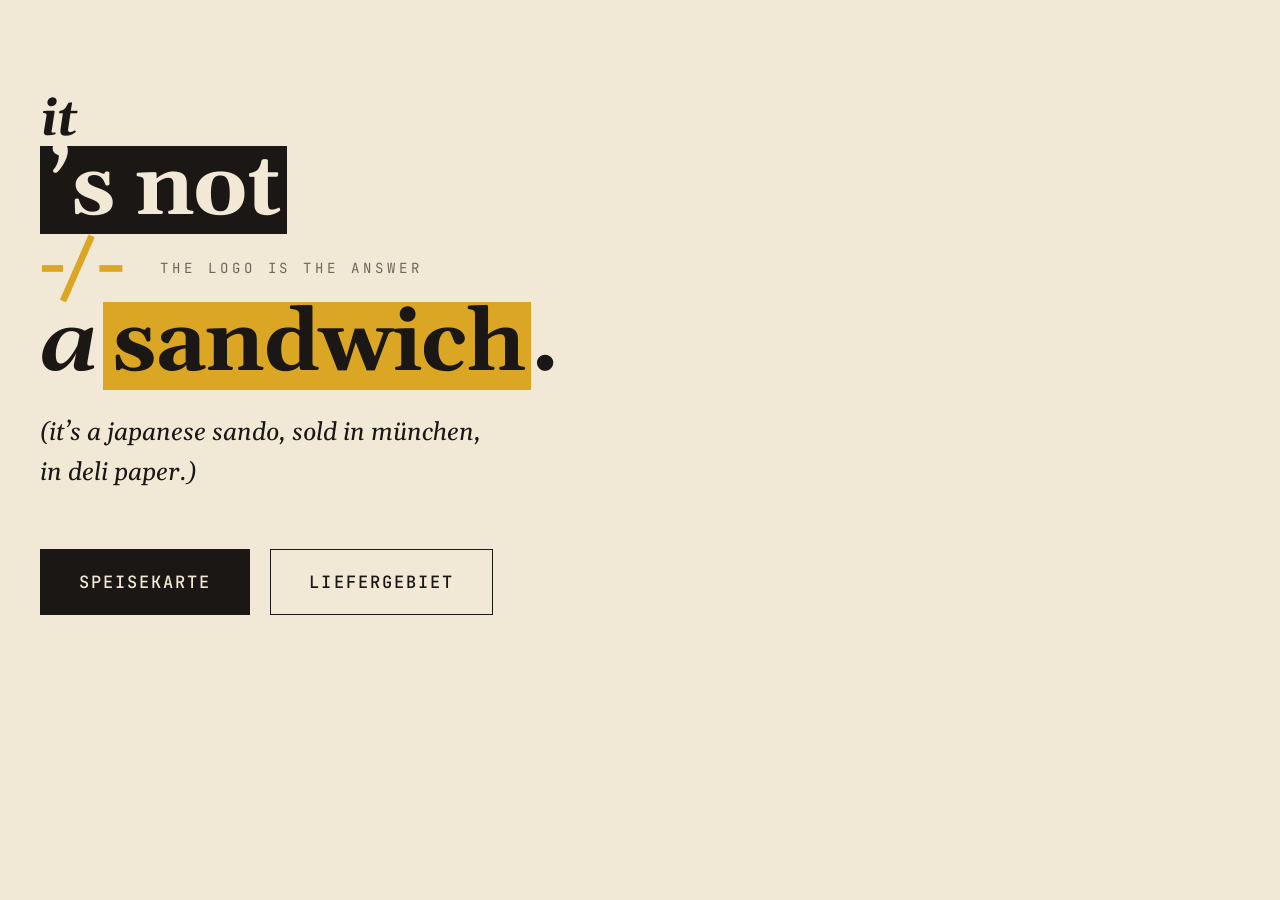
<file: index.html>
<!doctype html>
<html lang="de">
<head>
<meta charset="utf-8">
<meta name="viewport" content="width=device-width, initial-scale=1">
<title>it's not a sandwich</title>
<style>
  /* Self-hosted fonts (Gelasio = Georgia-style serif, JetBrains Mono). Upload the fonts/ folder next to this file. */
  @font-face { font-family: "Gelasio"; font-style: normal; font-weight: 400 700; font-display: swap; src: url(fonts/gelasio-roman.woff2) format("woff2"); }
  @font-face { font-family: "Gelasio"; font-style: italic; font-weight: 400 700; font-display: swap; src: url(fonts/gelasio-italic.woff2) format("woff2"); }
  @font-face { font-family: "JetBrains Mono"; font-style: normal; font-weight: 400 500; font-display: swap; src: url(fonts/jetbrains-mono.woff2) format("woff2"); }
  /* ---- Hero typography: copy everything from here to the end of .hero rules ---- */
  :root {
    --cream: #f1e9d6;
    --ink: #1a1714;
    --mustard: #dba623;
    --muted: #6e675c;
    --serif: "Gelasio", Georgia, "Times New Roman", serif;
    --mono: "JetBrains Mono", ui-monospace, "SFMono-Regular", Menlo, monospace;
  }
  body { margin: 0; background: var(--cream); color: var(--ink); }

  .hero {
    background: var(--cream);
    color: var(--ink);
    padding: clamp(48px, 9vw, 96px) clamp(20px, 4vw, 40px) clamp(32px, 5vw, 56px);
    font-family: var(--serif);
  }
  .hero__title {
    margin: 0;
    font-weight: 700;
    line-height: 1;
    letter-spacing: -0.01em;
    font-size: clamp(56px, 9.5vw, 86px);
  }
  .hero__title .l { display: block; }
  .hero__it { font-style: italic; font-size: 0.58em; line-height: 1; }
  .hero__block {
    display: inline-block;
    padding: 0 0.08em 0.02em 0.1em;
    line-height: 1;
    font-style: normal;
  }
  .hero__block--ink { background: var(--ink); color: var(--cream); }
  .hero__block--mustard { background: var(--mustard); color: var(--ink); }
  .hero__a { font-style: italic; margin-right: 0.08em; }

  .hero__mark {
    display: flex;
    align-items: center;
    gap: 36px;
    height: 0.8em;
    font-size: clamp(56px, 9.5vw, 86px);
  }
  .hero__mark svg { width: 0.98em; height: auto; flex: none; }
  .hero__caption {
    font-family: var(--mono);
    font-weight: 400;
    font-size: 14px;
    letter-spacing: 0.28em;
    text-transform: uppercase;
    color: var(--muted);
  }

  .hero__sub {
    margin: 0.9em 0 0;
    max-width: 18em;
    font-style: italic;
    font-weight: 400;
    font-size: clamp(20px, 2.6vw, 25px);
    line-height: 1.6;
  }

  .hero__cta { display: flex; flex-wrap: wrap; gap: 20px; margin-top: 56px; }
  .hero__btn {
    display: inline-flex;
    align-items: center;
    justify-content: center;
    min-height: 64px;
    padding: 0 38px;
    font-family: var(--mono);
    font-weight: 500;
    font-size: 17px;
    letter-spacing: 0.12em;
    text-transform: uppercase;
    text-decoration: none;
    border: 1px solid var(--ink);
    transition: background .15s, color .15s;
  }
  .hero__btn--solid { background: var(--ink); color: var(--cream); }
  .hero__btn--solid:hover { background: var(--mustard); color: var(--ink); border-color: var(--mustard); }
  .hero__btn--ghost { background: transparent; color: var(--ink); }
  .hero__btn--ghost:hover { background: var(--ink); color: var(--cream); }
  @media (max-width: 520px) {
    .hero__mark { gap: 18px; }
    .hero__caption { font-size: 11px; letter-spacing: 0.2em; }
    .hero__cta { gap: 12px; margin-top: 40px; }
    .hero__btn { flex: 1 1 100%; min-height: 56px; font-size: 15px; }
  }
  .hero__btn:focus-visible { outline: 3px solid var(--mustard); outline-offset: 3px; }
</style>
</head>
<body>

<section class="hero">
  <h1 class="hero__title" aria-label="it's not a sandwich.">
    <span class="l hero__it" aria-hidden="true">it</span>
    <span class="l" aria-hidden="true"><span class="hero__block hero__block--ink">’s not</span></span>
    <span class="hero__mark" aria-hidden="true">
      <svg viewBox="0 0 88 72" fill="none" stroke="#dba623" stroke-width="7">
        <line x1="2" y1="36" x2="24" y2="36"/>
        <line x1="62" y1="36" x2="86" y2="36"/>
        <line x1="54" y1="2" x2="24" y2="70"/>
      </svg>
      <span class="hero__caption">The logo is the answer</span>
    </span>
    <span class="l" aria-hidden="true"><span class="hero__a">a</span><span class="hero__block hero__block--mustard">sandwich</span>.</span>
  </h1>

  <p class="hero__sub">(it’s a japanese sando, sold in münchen, in deli paper.)</p>

  <div class="hero__cta">
    <a class="hero__btn hero__btn--solid" href="#speisekarte">Speisekarte</a>
    <a class="hero__btn hero__btn--ghost" href="#liefergebiet">Liefergebiet</a>
  </div>
</section>

</body>
</html>
</file>
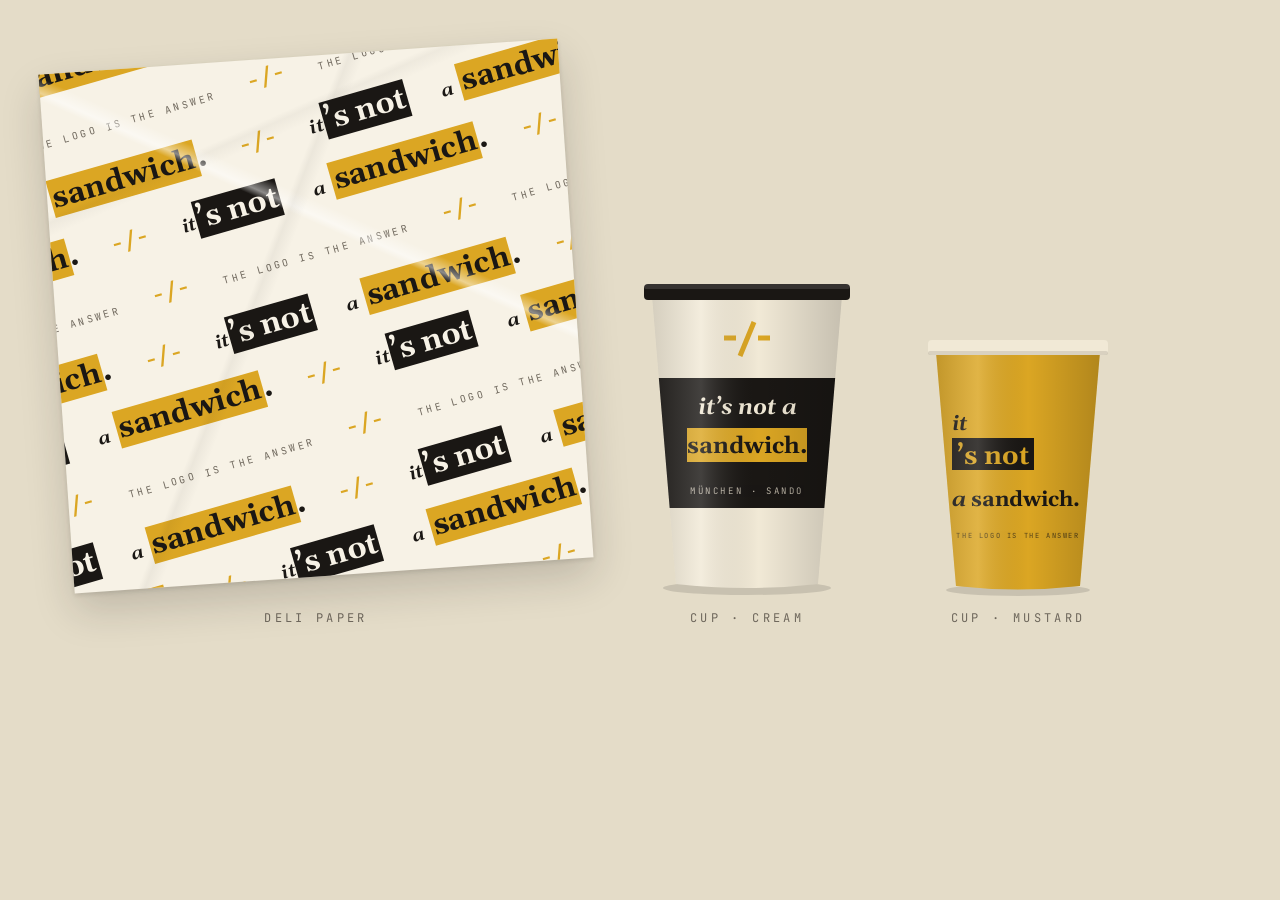
<file: merch/paper-and-cups.html>
<!doctype html>
<html lang="de">
<head>
<meta charset="utf-8">
<title>Paper and cups</title>
<style>
  @font-face { font-family: "Gelasio"; font-style: normal; font-weight: 400 700; src: url(../fonts/gelasio-roman.woff2) format("woff2"); }
  @font-face { font-family: "Gelasio"; font-style: italic; font-weight: 400 700; src: url(../fonts/gelasio-italic.woff2) format("woff2"); }
  @font-face { font-family: "JetBrains Mono"; font-weight: 400 500; src: url(../fonts/jetbrains-mono.woff2) format("woff2"); }
  :root { --cream:#f1e9d6; --ink:#1a1714; --mustard:#dba623; --muted:#6e675c; --paper:#f7f2e6; }
  body { margin:0; background:#e4dcc8; font-family:"Gelasio",Georgia,serif; color:var(--ink); }
  .stage { display:flex; gap:56px; align-items:flex-end; padding:56px; }

  /* Deli paper sheet */
  .paper {
    width:520px; height:520px; flex:none; position:relative; overflow:hidden;
    background:var(--paper);
    transform:rotate(-4deg);
    box-shadow:0 18px 40px rgba(26,23,20,.18), 0 2px 4px rgba(26,23,20,.12);
  }
  .paper::after { /* subtle crinkle/grain */
    content:""; position:absolute; inset:0; pointer-events:none;
    background:
      linear-gradient(115deg, transparent 40%, rgba(26,23,20,.05) 41%, transparent 43%),
      linear-gradient(28deg, transparent 62%, rgba(255,255,255,.5) 63%, transparent 65%),
      linear-gradient(160deg, transparent 20%, rgba(26,23,20,.04) 21%, transparent 23%);
  }
  .tile { position:absolute; inset:-120px; display:flex; flex-direction:column; gap:30px; transform:rotate(-12deg); }
  .row { display:flex; gap:34px; align-items:center; white-space:nowrap; }
  .row:nth-child(odd) { margin-left:-150px; }
  .t { font-weight:700; font-size:30px; line-height:1; white-space:nowrap; }
  .t i { font-size:.6em; }
  .t .b { background:var(--ink); color:var(--paper); padding:0 .08em; }
  .t .m { background:var(--mustard); padding:0 .08em; }
  .t .mk { font-family:"JetBrains Mono",monospace; color:var(--mustard); font-weight:500; font-size:22px; }
  .t .cap { font-family:"JetBrains Mono",monospace; font-weight:400; font-size:10px; letter-spacing:.28em; color:var(--muted); }

  /* Cups */
  .cup { position:relative; flex:none; }
  .cup svg { display:block; }
  .label { font-family:"JetBrains Mono",monospace; font-size:12px; letter-spacing:.28em; text-transform:uppercase; color:var(--muted); text-align:center; margin-top:14px; }
</style>
</head>
<body>
<div class="stage">

  <div>
    <div class="paper" aria-label="Deli paper print">
      <div class="tile" id="tile"></div>
    </div>
    <div class="label" style="margin-top:34px">Deli paper</div>
  </div>

  <!-- Cup 1: cream cup, ink band with the stacked logo -->
  <div class="cup">
    <svg width="230" height="330" viewBox="0 0 230 330">
      <defs>
        <clipPath id="c1"><path d="M20 30 L210 30 L186 318 Q115 326 44 318 Z"/></clipPath>
        <linearGradient id="shade" x1="0" x2="1">
          <stop offset="0" stop-color="#000" stop-opacity=".16"/><stop offset=".3" stop-color="#fff" stop-opacity=".18"/>
          <stop offset=".55" stop-color="#000" stop-opacity="0"/><stop offset="1" stop-color="#000" stop-opacity=".22"/>
        </linearGradient>
      </defs>
      <ellipse cx="115" cy="322" rx="84" ry="7" fill="#000" opacity=".12"/>
      <g clip-path="url(#c1)">
        <rect width="230" height="330" fill="#f1e9d6"/>
        <rect y="112" width="230" height="130" fill="#1a1714"/>
        <text x="115" y="148" text-anchor="middle" font-family="Gelasio" font-style="italic" font-weight="700" font-size="22" fill="#f1e9d6">it’s not a</text>
        <rect x="55" y="162" width="120" height="34" fill="#dba623"/>
        <text x="115" y="187" text-anchor="middle" font-family="Gelasio" font-weight="700" font-size="23" fill="#1a1714">sandwich.</text>
        <text x="115" y="228" text-anchor="middle" font-family="JetBrains Mono" font-size="9" letter-spacing="2.6" fill="#f1e9d6" opacity=".75">MÜNCHEN · SANDO</text>
        <g stroke="#dba623" stroke-width="5" fill="none"><line x1="92" y1="72" x2="104" y2="72"/><line x1="126" y1="72" x2="138" y2="72"/><line x1="122" y1="56" x2="108" y2="90"/></g>
        <rect width="230" height="330" fill="url(#shade)"/>
      </g>
      <rect x="12" y="18" width="206" height="16" rx="4" fill="#1a1714"/>
      <rect x="12" y="18" width="206" height="5" rx="2" fill="#fff" opacity=".12"/>
    </svg>
    <div class="label">Cup · cream</div>
  </div>

  <!-- Cup 2: mustard cup, big "a sandwich." wordmark -->
  <div class="cup">
    <svg width="200" height="270" viewBox="0 0 200 270">
      <defs>
        <clipPath id="c2"><path d="M18 26 L182 26 L162 260 Q100 267 38 260 Z"/></clipPath>
        <linearGradient id="shade2" x1="0" x2="1">
          <stop offset="0" stop-color="#000" stop-opacity=".18"/><stop offset=".3" stop-color="#fff" stop-opacity=".16"/>
          <stop offset=".55" stop-color="#000" stop-opacity="0"/><stop offset="1" stop-color="#000" stop-opacity=".24"/>
        </linearGradient>
      </defs>
      <ellipse cx="100" cy="264" rx="72" ry="6" fill="#000" opacity=".12"/>
      <g clip-path="url(#c2)">
        <rect width="200" height="270" fill="#dba623"/>
        <text x="34" y="104" font-family="Gelasio" font-style="italic" font-weight="700" font-size="20" fill="#1a1714">it</text>
        <rect x="34" y="112" width="82" height="32" fill="#1a1714"/>
        <text x="39" y="138" font-family="Gelasio" font-weight="700" font-size="26" fill="#dba623">’s not</text>
        <text x="34" y="180" font-family="Gelasio" font-weight="700" font-size="21" fill="#1a1714"><tspan font-style="italic">a</tspan> sandwich.</text>
        <text x="100" y="212" text-anchor="middle" font-family="JetBrains Mono" font-size="7" letter-spacing="1.6" fill="#1a1714" opacity=".7">THE LOGO IS THE ANSWER</text>
        <rect width="200" height="270" fill="url(#shade2)"/>
      </g>
      <rect x="10" y="14" width="180" height="15" rx="4" fill="#f1e9d6"/>
      <rect x="10" y="25" width="180" height="4" rx="2" fill="#000" opacity=".1"/>
    </svg>
    <div class="label">Cup · mustard</div>
  </div>

</div>
<script>
  const t = document.getElementById('tile');
  const unit = '<span class="t"><i>it</i><span class="b">’s not</span></span>'
    + '<span class="t"><i>a</i> <span class="m">sandwich</span>.</span>'
    + '<span class="t"><span class="mk">-/-</span></span>';
  const cap = '<span class="t"><span class="cap">THE LOGO IS THE ANSWER</span></span><span class="t"><span class="mk">-/-</span></span>';
  let h = '';
  for (let r = 0; r < 12; r++) h += '<div class="row">' + (r % 3 === 2 ? cap.repeat(5) : unit.repeat(3)) + '</div>';
  t.innerHTML = h;
</script>
</body>
</html>
</file>
